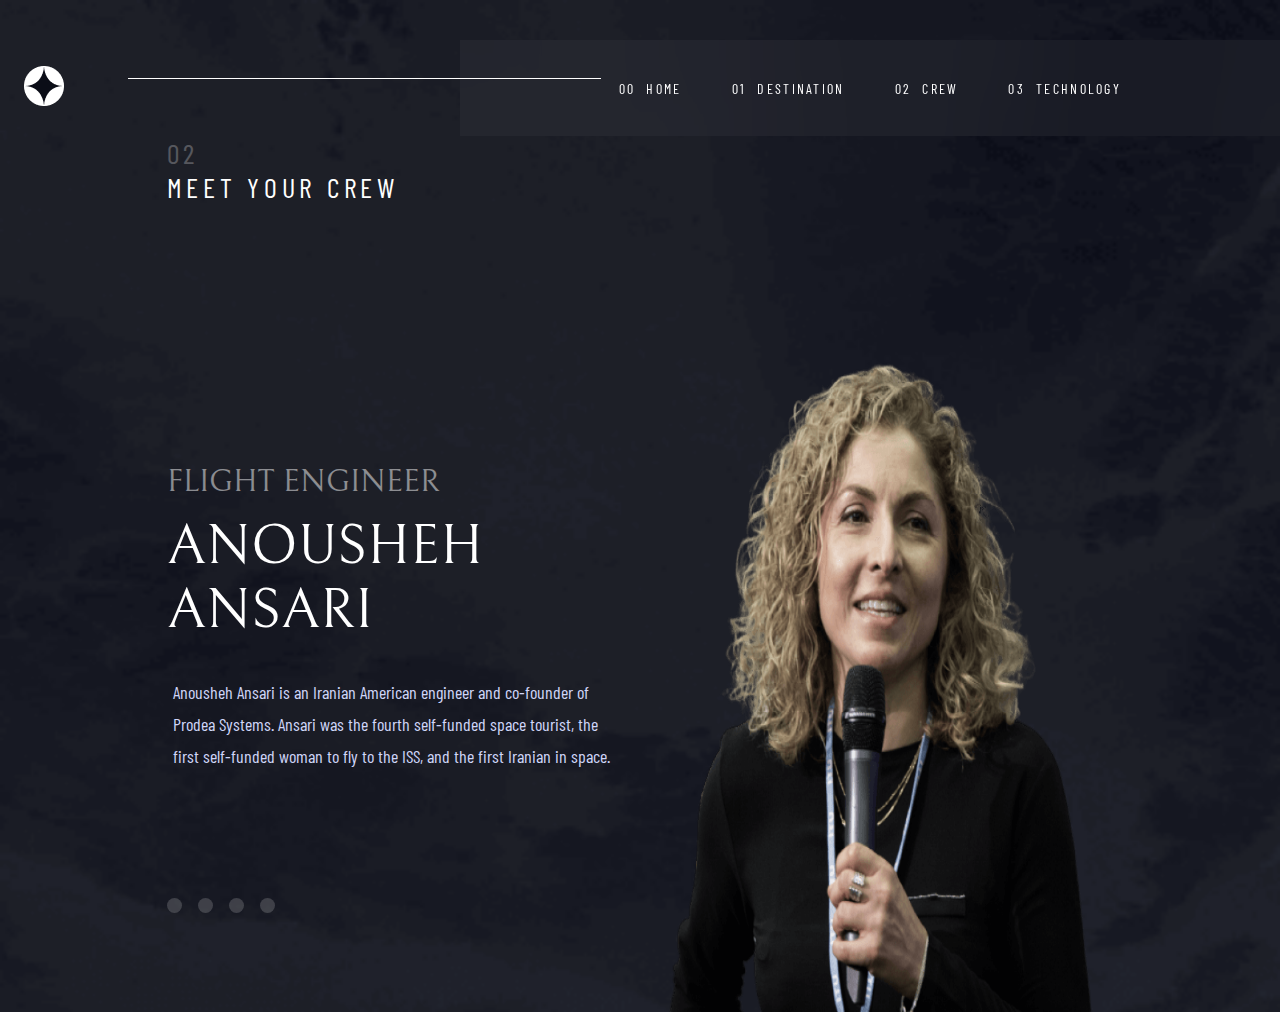
<file: crew/anousheh.html>
<!DOCTYPE html>
<html lang="en">

<head>
    <meta charset="UTF-8">
    <meta http-equiv="X-UA-Compatible" content="IE=edge">
    <meta name="viewport" content="width=device-width, initial-scale=1.0">
    <title>SPACE_PRO_CREW_D</title>
    <link rel="stylesheet" href="../header.css">
    <link rel="stylesheet" href="./index.css">
    <style>

    </style>
</head>

<body>

    <header class="page-header">
        <div class="logo-container">
            <img class="icon1" src="../assets/Icon1.png" alt="">
        </div>
        <span class="nav-line"></span>
        <nav class="navigation">
            <ul class="lg-menu-content">
                <li>
                    <a href="../index.html">
                        <span class="num">00</span><span>HOME</span>
                    </a>
                </li>
                <li>
                    <a href="../destination/moon.html" target="_top">
                        <span class="num">01</span><span>DESTINATION</span>
                    </a>
                </li>
                <li>
                    <a href="./douglas.html" target="_top">
                        <span class="num">02</span><span>CREW</span>
                    </a>
                </li>
                <li>
                    <a href="../technology/launch.html" target="_top">
                        <span class="num">03</span><span>TECHNOLOGY</span>
                    </a>
                </li>
            </ul>
            <img src="../assets/icon2.png" class="icon2">
        </nav>
    </header>



    <main>

        <div class="first">
            <span class="faint">02</span>
            MEET YOUR CREW
        </div>

        <div class="container">

            <div class="image-container">
                <img src="../assets/anousheh.png" alt="anousheh" class="image">

                <img src="../assets2/anousheh.png" alt="anousheh2" class="image2">

                <img src="../assets3/anousheh.png" alt="anousheh3" class="image3">
            </div>

            <div class="content">


                <nav class="navigator">

                    <ul class="link-container">

                        <li class="link">

                            <a href="./douglas.html" target="_top"></a>
                        </li>

                        <li class="link">

                            <a href="./mark.html" target="_top"></a>
                        </li>

                        <li class="link">
                            <a href="./victor.html" target="_top"></a>

                        </li>

                        <li class="link">
                            <a href="./anousheh.html" target="_top"></a>
                        </li>

                    </ul>
                </nav>


               <div class="nnaeeh">
                <div class="foot">
                    <h3 class="text1">FLIGHT ENGINEER</h3>
                    <h1 class="text2">ANOUSHEH ANSARI</h1>
                </div>

                <div class="fooot">
                    <p class="text3">Anousheh Ansari is an Iranian American engineer and co-founder of Prodea Systems.
                        Ansari
                        was the fourth self-funded space tourist, the first self-funded woman to fly to the ISS, and the
                        first
                        Iranian in space. </p>
                </div>
               </div>

            </div>
        </div>
    </main>
</body>

</html>
</file>
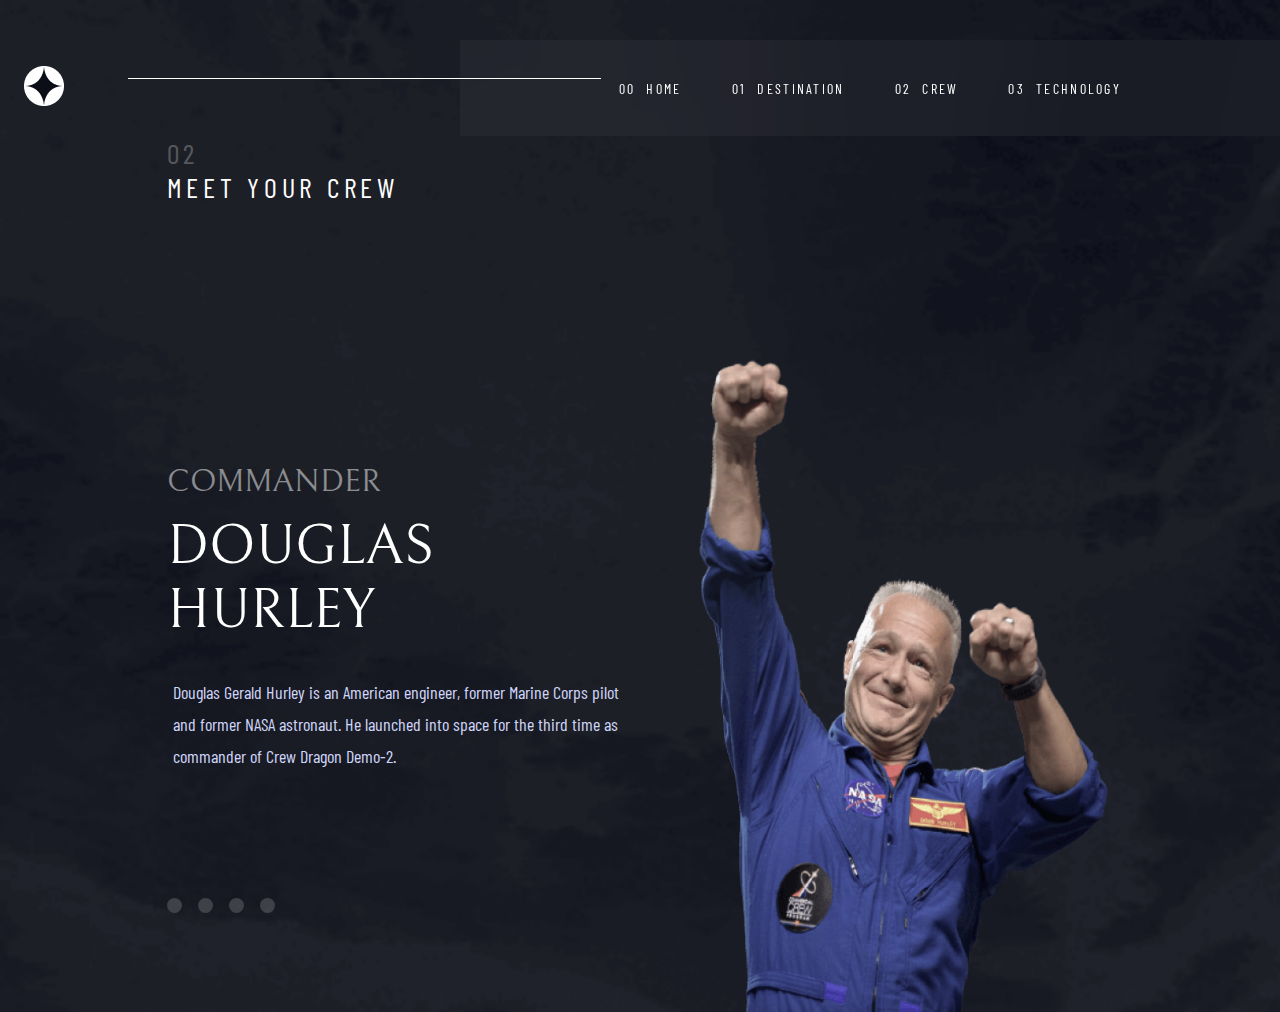
<file: crew/douglas.html>
<!DOCTYPE html>
<html lang="en">

<head>
    <meta charset="UTF-8">
    <meta http-equiv="X-UA-Compatible" content="IE=edge">
    <meta name="viewport" content="width=device-width, initial-scale=1.0">
    <title>SPACE_PRO_CREW_A</title>
    <link rel="stylesheet" href="../header.css">
    <link rel="stylesheet" href="./index.css">
    <style>

    </style>
</head>

<body>

    <header class="page-header">
        <div class="logo-container">
            <img class="icon1" src="../assets/Icon1.png" alt="">
        </div>
        <span class="nav-line"></span>
        <nav class="navigation">
            <ul class="lg-menu-content">
                <li>
                    <a href="../index.html">
                        <span class="num">00</span><span>HOME</span>
                    </a>
                </li>
                <li>
                    <a href="../destination/moon.html" target="_top">
                        <span class="num">01</span><span>DESTINATION</span>
                    </a>
                </li>
                <li>
                    <a href="./douglas.html" target="_top">
                        <span class="num">02</span><span>CREW</span>
                    </a>
                </li>
                <li>
                    <a href="../technology/launch.html" target="_top">
                        <span class="num">03</span><span>TECHNOLOGY</span>
                    </a>
                </li>
            </ul>
            <img src="../assets/icon2.png" class="icon2">
        </nav>
    </header>


    <main>


        <div class="first">
            <span class="faint">02</span>
            MEET YOUR CREW
        </div>

        <div class="container">

            <div class="image-container">
                <img src="../assets/douglas.png" alt="douglas" class="image">

                <img src="../assets2/douglas.png" alt="douglas2" class="image2">
            
                <img src="../assets3/douglas.png" alt="douglas3" class="image3">
            </div>
            <div class="content">

                <nav class="navigator">

                    <ul class="link-container">

                        <li class="link">

                            <a href="./douglas.html" target="_top"></a>
                        </li>

                        <li class="link">

                            <a href="./mark.html" target="_top"></a>
                        </li>

                        <li class="link">
                            <a href="./victor.html" target="_top"></a>

                        </li>

                        <li class="link">
                            <a href="./anousheh.html" target="_top"></a>
                        </li>

                    </ul>
                </nav>


               <div class="nnaeeh">
                <div class="foot">
                    <h3 class="text1">COMMANDER</h3>
                    <h1 class="text2">DOUGLAS HURLEY</h1>
                </div>
                <div class="fooot">
                    <p class="text3">Douglas Gerald Hurley is an American engineer, former Marine Corps pilot and former
                        NASA
                        astronaut. He launched into space for the third time as commander of Crew Dragon Demo-2.</p>

                </div>
               </div>
            </div>
        </div>
    </main>
</body>

</html>
</file>
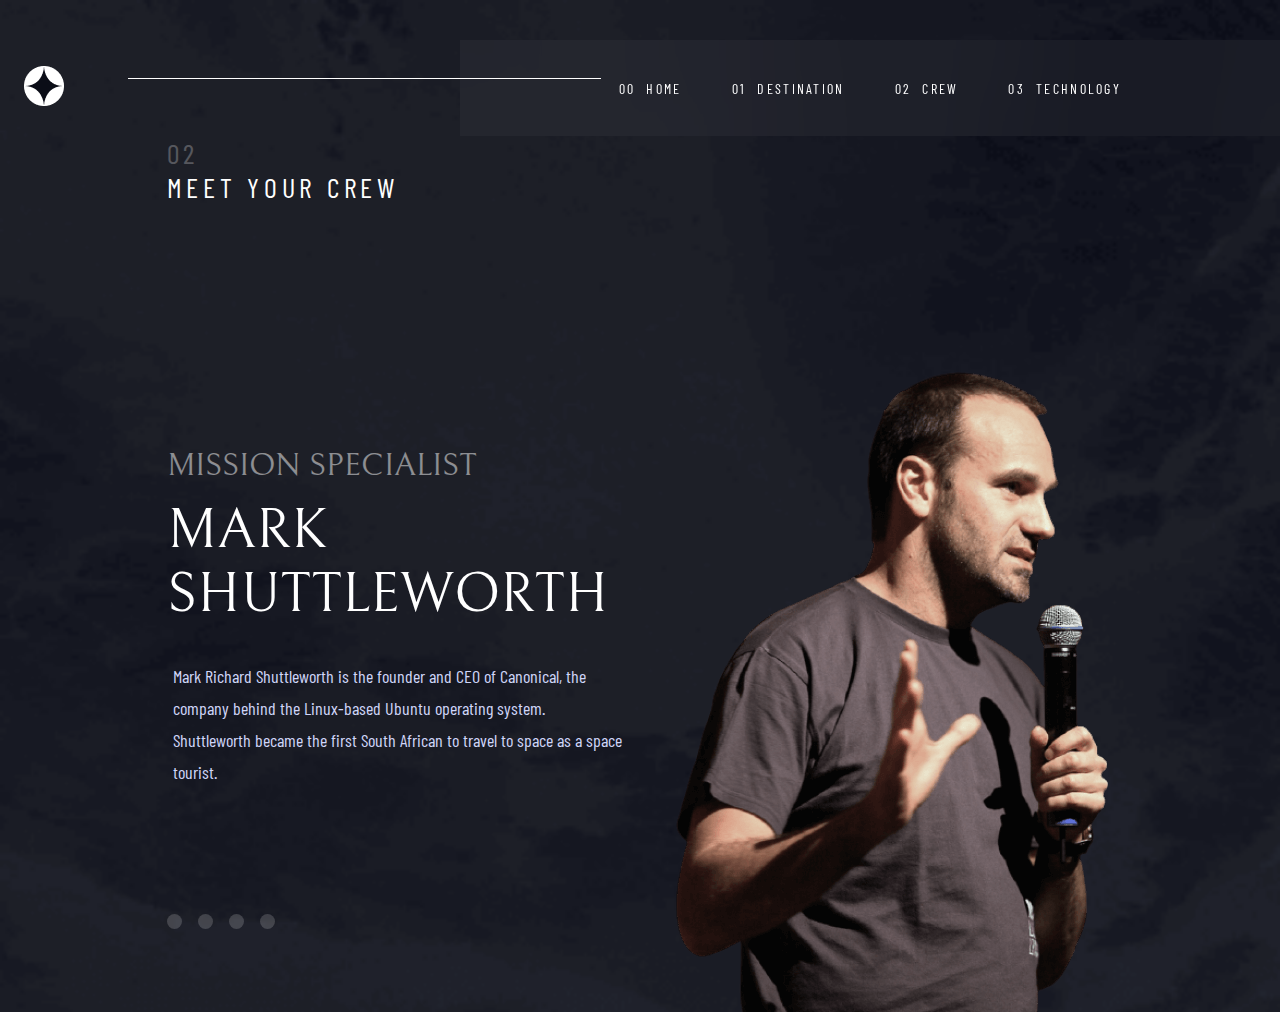
<file: crew/mark.html>
<!DOCTYPE html>
<html lang="en">

<head>
    <meta charset="UTF-8">
    <meta http-equiv="X-UA-Compatible" content="IE=edge">
    <meta name="viewport" content="width=device-width, initial-scale=1.0">
    <title>SPACE_PRO_CREW_B</title>
    <link rel="stylesheet" href="../header.css">
    <link rel="stylesheet" href="./index.css">
    <style>

    </style>
</head>

<body>

    <header class="page-header">
        <div class="logo-container">
            <img class="icon1" src="../assets/Icon1.png" alt="">
        </div>
        <span class="nav-line"></span>
        <nav class="navigation">
            <ul class="lg-menu-content">
                <li>
                    <a href="../index.html">
                        <span class="num">00</span><span>HOME</span>
                    </a>
                </li>
                <li>
                    <a href="../destination/moon.html" target="_top">
                        <span class="num">01</span><span>DESTINATION</span>
                    </a>
                </li>
                <li>
                    <a href="./douglas.html" target="_top">
                        <span class="num">02</span><span>CREW</span>
                    </a>
                </li>
                <li>
                    <a href="../technology/launch.html" target="_top">
                        <span class="num">03</span><span>TECHNOLOGY</span>
                    </a>
                </li>
            </ul>
            <img src="../assets/icon2.png" class="icon2">
        </nav>
    </header>



    <main>
        
        <div class="first">
            <span class="faint">02</span>
            MEET YOUR CREW
        </div>

        <div class="container">

            <div class="image-container">
                <img src="../assets/mark.png" alt="mark" class="image">

                <img src="../assets2/mark.png" alt="mark2" class="image2">
            
             <img src="../assets3/mark.png" alt="mark3" class="image3">   
            </div>
    
            <div class="content">
    

                <nav class="navigator">

                    <ul class="link-container">

                        <li class="link">

                            <a href="./douglas.html" target="_top"></a>
                        </li>

                        <li class="link">

                            <a href="./mark.html" target="_top"></a>
                        </li>

                        <li class="link">
                            <a href="./victor.html" target="_top"></a>

                        </li>
                        
                        <li class="link">
                            <a href="./anousheh.html" target="_top"></a>
                        </li>

                    </ul>
                </nav>

                
               <div class="nnaeeh">
                <div class="foot">
                    <h3 class="text1">MISSION SPECIALIST</h3>
                    <h1 class="text2">MARK SHUTTLEWORTH</h1>
                   </div>
    
                   <div class="fooot">
                    <p class="text3">Mark Richard Shuttleworth is the founder and CEO of Canonical, the company behind the Linux-based Ubuntu operating system. Shuttleworth became the first South African to travel to space as a space tourist.</p>
                   </div>
    
               </div>
            </div>
        </div>
    </main>
</body>

</html>
</file>
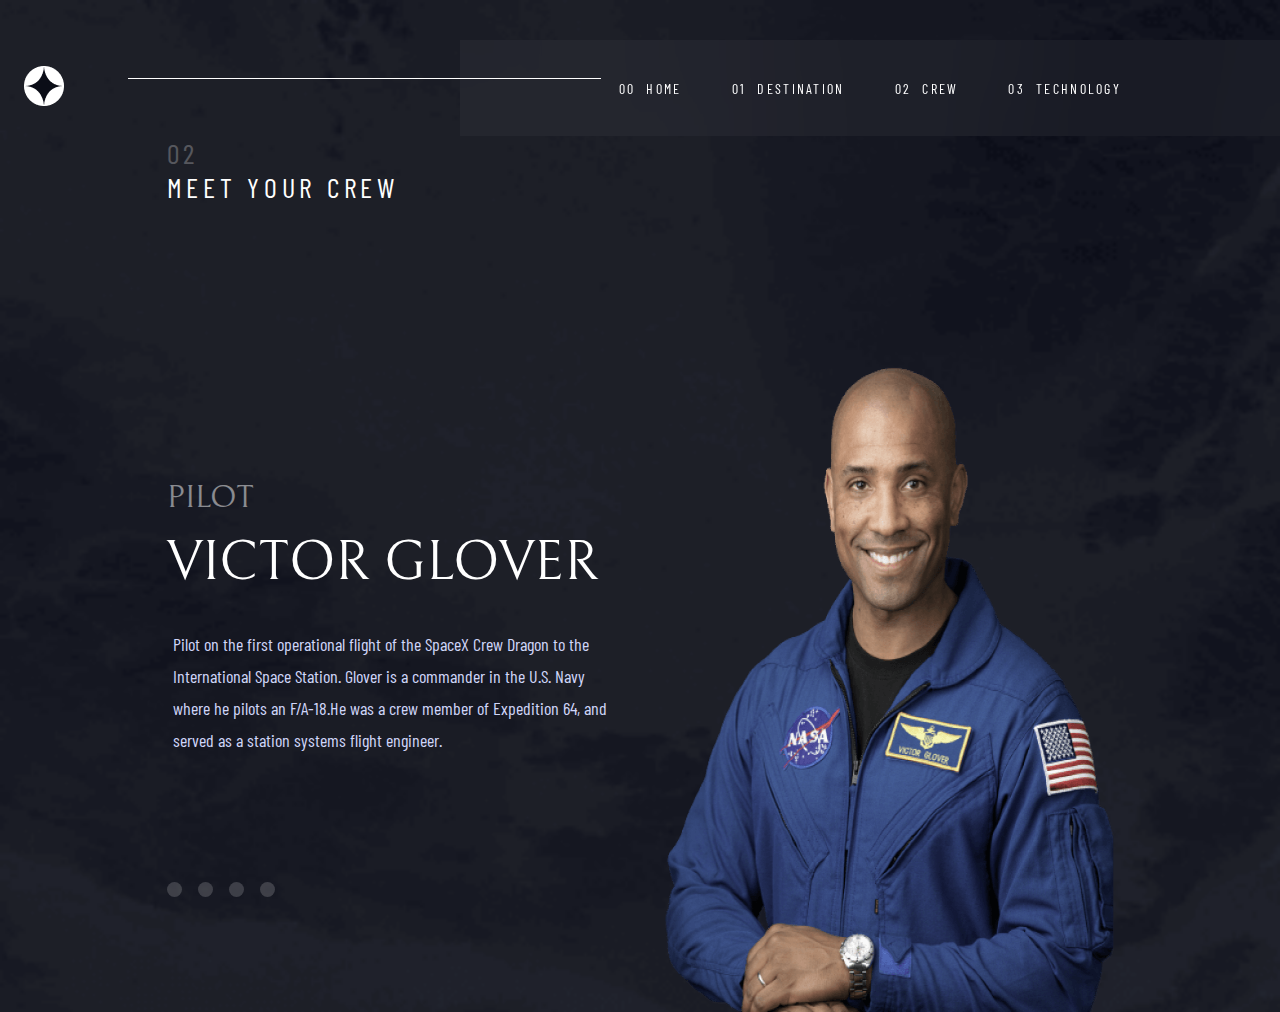
<file: crew/victor.html>
<!DOCTYPE html>
<html lang="en">

<head>
    <meta charset="UTF-8">
    <meta http-equiv="X-UA-Compatible" content="IE=edge">
    <meta name="viewport" content="width=device-width, initial-scale=1.0">
    <title>SPACE_PRO_CREW_C</title>
    <link rel="stylesheet" href="../header.css">
    <link rel="stylesheet" href="./index.css">
    <style>

    </style>
</head>

<body>


    <header class="page-header">
        <div class="logo-container">
            <img class="icon1" src="../assets/Icon1.png" alt="">
        </div>
        <span class="nav-line"></span>
        <nav class="navigation">
            <ul class="lg-menu-content">
                <li>
                    <a href="../index.html">
                        <span class="num">00</span><span>HOME</span>
                    </a>
                </li>
                <li>
                    <a href="../destination/moon.html" target="_top">
                        <span class="num">01</span><span>DESTINATION</span>
                    </a>
                </li>
                <li>
                    <a href="./douglas.html" target="_top">
                        <span class="num">02</span><span>CREW</span>
                    </a>
                </li>
                <li>
                    <a href="../technology/launch.html" target="_top">
                        <span class="num">03</span><span>TECHNOLOGY</span>
                    </a>
                </li>
            </ul>
            <img src="../assets/icon2.png" class="icon2">
        </nav>
    </header>



    <main>

        <div class="first">
            <span class="faint">02</span>
            MEET YOUR CREW
        </div>

        <div class="container">

            <div class="image-container">
                <img src="../assets/victor.png" alt="victor" class="image">

                <img src="../assets2/victor.png" alt="victor2" class="image2">
            
                <img src="../assets3/victor.png" alt="victor3" class="image3">
            </div>

            <div class="content">


                <nav class="navigator">

                    <ul class="link-container">

                        <li class="link">

                            <a href="./douglas.html" target="_top"></a>
                        </li>

                        <li class="link">

                            <a href="./mark.html" target="_top"></a>
                        </li>

                        <li class="link">
                            <a href="./victor.html" target="_top"></a>

                        </li>

                        <li class="link">
                            <a href="./anousheh.html" target="_top"></a>
                        </li>

                    </ul>
                </nav>

                <div class="nnaeeh">
                    
                    <div class="foot">
                        <h3 class="text1">PILOT</h3>
                        <h1 class="text2">VICTOR GLOVER</h1>

                    </div>
                    <div class="fooot">
                        <p class="text3">Pilot on the first operational flight of the SpaceX Crew Dragon to the
                            International
                            Space
                            Station. Glover is a commander in the U.S. Navy where he pilots an F/A-18.He was a crew
                            member
                            of
                            Expedition 64, and served as a station systems flight engineer. </p>

                    </div>
                </div>
            </div>
        </div>
    </main>
</body>

</html>
</file>
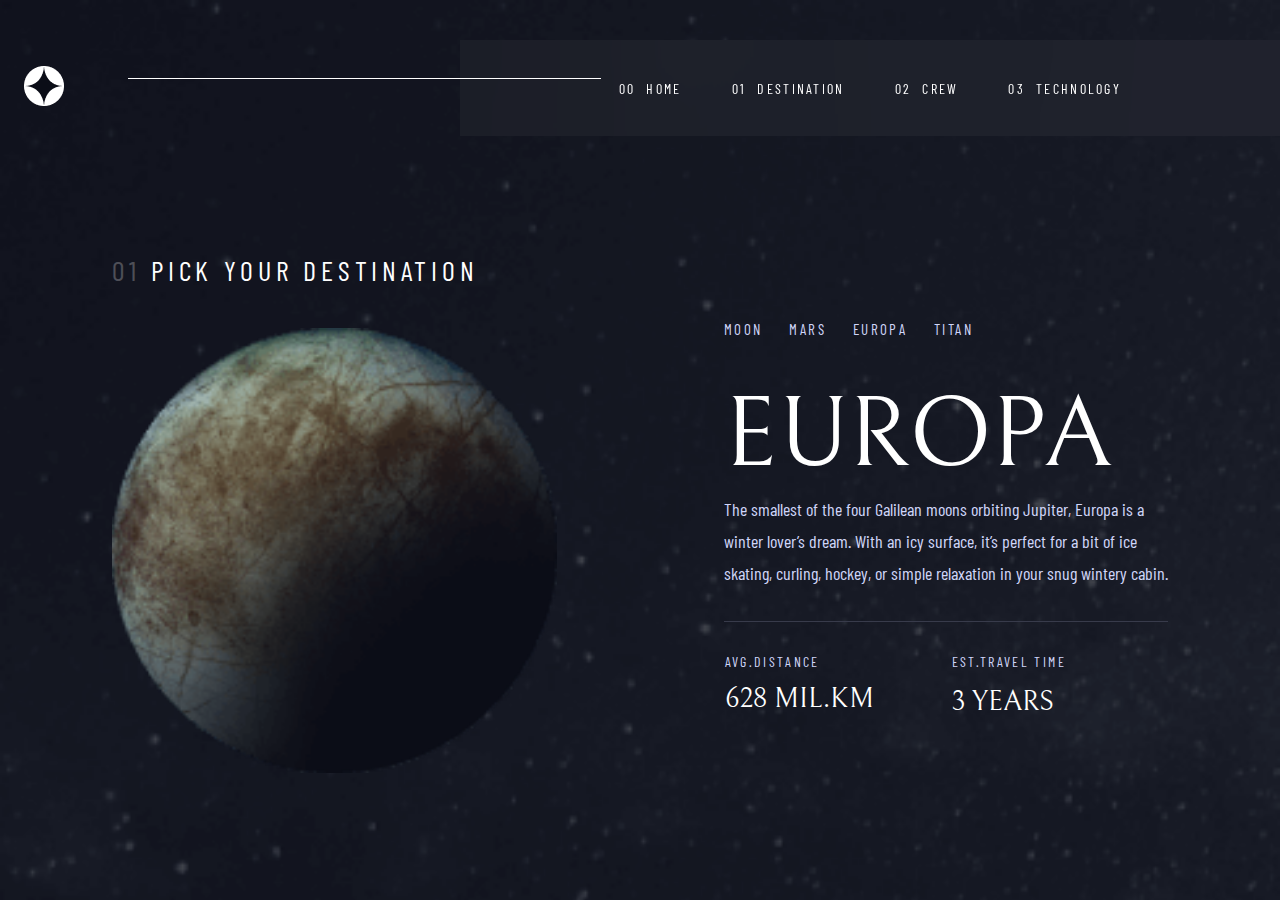
<file: destination/europa.html>
<!DOCTYPE html>
<html lang="en">

<head>
    <meta charset="UTF-8">
    <meta http-equiv="X-UA-Compatible" content="IE=edge">
    <meta name="viewport" content="width=device-width, initial-scale=1.0">
    <title>SPACE_PRO_DESTINATION_C</title>
    <link rel="stylesheet" href="../header.css">
    <link rel="stylesheet" href="./index.css">
    <style>
       
        
    </style>
</head>

<body>
    <header class="page-header">
        <div class="logo-container">
         <img class="icon1" src="../assets/Icon1.png" alt="">
        </div>
         <span class="nav-line"></span>
        <nav class="navigation">
         <ul class="lg-menu-content">
             <li>
                 <a href="../index.html" >
                     <span class="num">00</span><span>HOME</span>
                 </a>
             </li>
             <li>
                 <a href="./moon.html" target="_top">
                     <span class="num">01</span><span>DESTINATION</span>
                 </a>
             </li>
             <li>
                 <a href="../crew/douglas.html" target="_top">
                     <span class="num">02</span><span>CREW</span>
                 </a>
             </li>
             <li>
                 <a href="../technology/launch.html" target="_top">
                     <span class="num">03</span><span>TECHNOLOGY</span>
                 </a>
             </li>
         </ul>
         <img src="../assets/icon2.png" class="icon2">
        </nav>
    </header>
    
    
    <main>




     <div class="container">

        <div class="first">
           <p class="paragraph1">
            <span class="faint">01</span>
            PICK YOUR DESTINATION
           </p>
        </div>

       <div class="image-container">
        <img src="../assets/europa.png" alt="europa" class="planet">
       </div>

    </div>



    <div class="container2">

        <nav class="navigator">

            <ul class="content">
                
                <li class="link">
                    <a href="./moon.html" target="_top">MOON</a>
                </li>

                <li class="link">
                    <a href="./mars.html" target="_top">MARS</a>
                </li>

                <li class="link">
                    <a href="./europa.html" target="_top">EUROPA</a>
                </li>

                <li class="link">
                    <a href="./titan.html" target="_top">TITAN</a>
                </li>
            </ul>
    
          </nav>
    
            <div class="content1">
    
                <h1 class="inner">EUROPA</h1>
    
                <p class="text">The smallest of the four Galilean moons orbiting Jupiter, Europa is a winter lover’s dream. With an icy surface, it’s perfect for a bit of ice skating, curling, hockey, or simple relaxation in your snug wintery cabin.</p>
    
            </div>
    
            <span class="line"></span>
    
       <div class="foot">

        <div class="content2">
    
            <p class="text1">AVG.DISTANCE</p>

            <h3 class="text2">628 MIL.KM</h3>

        </div>

        <div class="content3">

            <p class="text1">EST.TRAVEL TIME</p>

            <h3 class="text2">3 YEARS</h3>

        </div>
       </div>
    
    </div>
    </main>
</body>

</html>
</file>
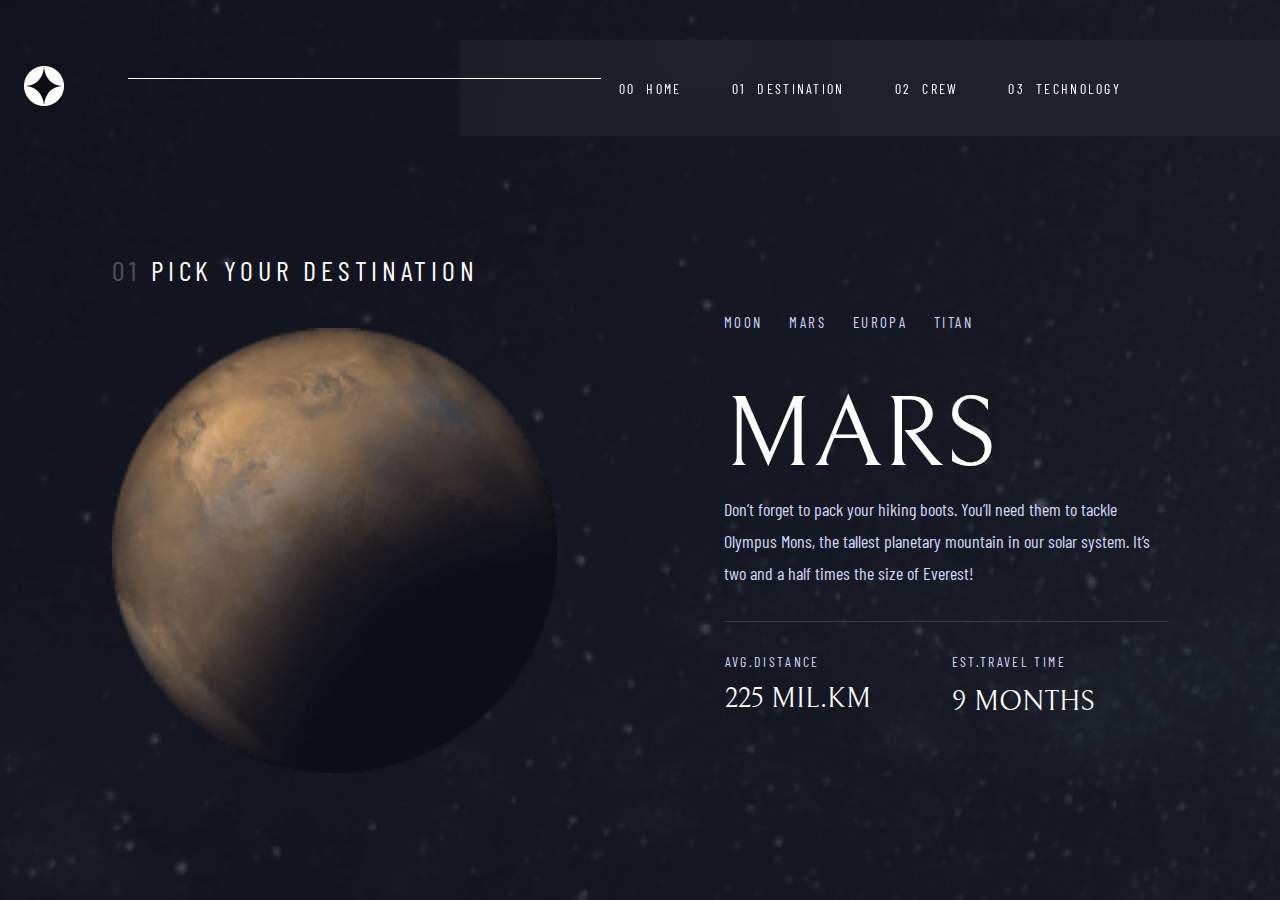
<file: destination/mars.html>
<!DOCTYPE html>
<html lang="en">

<head>
    <meta charset="UTF-8">
    <meta http-equiv="X-UA-Compatible" content="IE=edge">
    <meta name="viewport" content="width=device-width, initial-scale=1.0">
    <title>SPACE_PRO_DESTINATION_B</title>
    <link rel="stylesheet" href="../header.css">
    <link rel="stylesheet" href="./index.css">
    <style>
    </style>
</head>

<body>


    <header class="page-header">
        <div class="logo-container">
            <img class="icon1" src="../assets/Icon1.png" alt="">
        </div>
        <span class="nav-line"></span>
        <nav class="navigation">
            <ul class="lg-menu-content">
                <li>
                    <a href="../index.html" target="_top">
                        <span class="num">00</span><span>HOME</span>
                    </a>
                </li>
                <li>
                    <a href="./moon.html" target="_top">
                        <span class="num">01</span><span>DESTINATION</span>
                    </a>
                </li>
                <li>
                    <a href="../crew/douglas.html" target="_top">
                        <span class="num">02</span><span>CREW</span>
                    </a>
                </li>
                <li>
                    <a href="../technology/launch.html" target="_top">
                        <span class="num">03</span><span>TECHNOLOGY</span>
                    </a>
                </li>
            </ul>
            <img src="../assets/icon2.png" class="icon2">
        </nav>
    </header>


    <main>

        <div class="container">

            <div class="first">
                <p class="paragraph1">
                    <span class="faint">01</span>
                    PICK YOUR DESTINATION
                </p>
            </div>

            <div class="image-container">
                <img src="../assets/mars.png" alt="europa" class="planet">

            </div>
        </div>


        <div class="container2">

            <nav class="navigator">

                <ul class="content">

                    <li>
                        <a href="./moon.html" target="_top">MOON</a>
                    </li>

                    <li>
                        <a href="./mars.html" target="_top">MARS</a>
                    </li>

                    <li>
                        <a href="./europa.html" target="_top">EUROPA</a>
                    </li>

                    <li>
                        <a href="./titan.html" target="_top">TITAN</a>
                    </li>
                </ul>

            </nav>


            <div class="content1">

                <h1 class="inner">MARS</h1>

                <p class="text">Don’t forget to pack your hiking boots. You’ll need them to tackle Olympus Mons, the
                    tallest
                    planetary mountain in our solar system. It’s two and a half times the size of Everest!</p>

            </div>

            <span class="line"></span>

            <div class="foot">
                <div class="content2">

                    <p class="text1">AVG.DISTANCE</p>

                    <h3 class="text2">225 MIL.KM</h3>

                </div>

                <div class="content3">

                    <p class="text1">EST.TRAVEL TIME</p>

                    <h3 class="text2">9 MONTHS</h3>

                </div>
            </div>
        </div>
    </main>
</body>

</html>
</file>
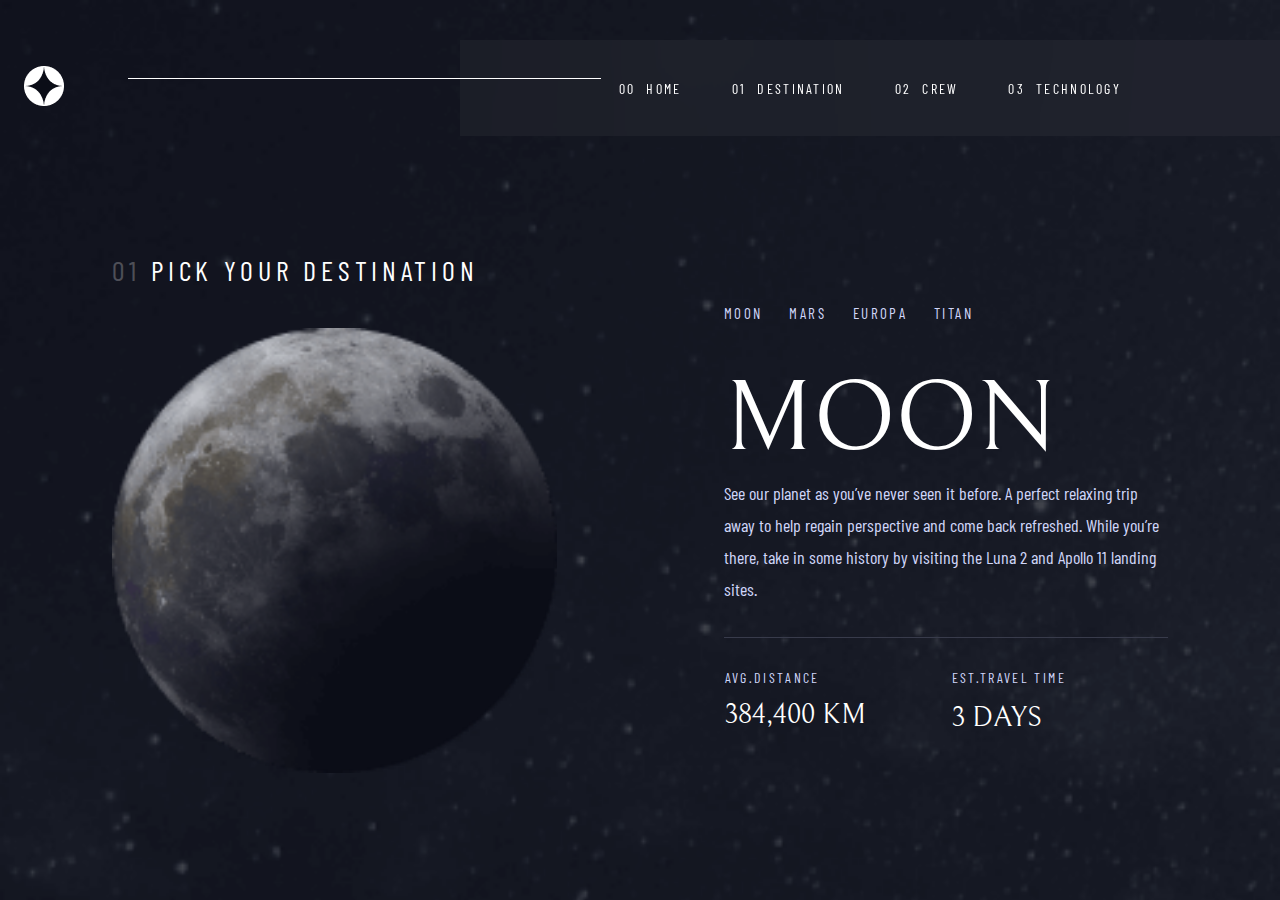
<file: destination/moon.html>
<!DOCTYPE html>
<html lang="en">

<head>
    <meta charset="UTF-8">
    <meta http-equiv="X-UA-Compatible" content="IE=edge">
    <meta name="viewport" content="width=device-width, initial-scale=1.0">
    <title>SPACE_PRO_DESTINATION_A</title>
    <link rel="stylesheet" href="../header.css">
    <link rel="stylesheet" href="./index.css">
    <style>
    </style>
</head>

<body>


    <header class="page-header">
        <div class="logo-container">
            <img class="icon1" src="../assets/Icon1.png" alt="">
        </div>
        <span class="nav-line"></span>
        <nav class="navigation">
            <ul class="lg-menu-content">
                <li>
                    <a href="../index.html">
                        <span class="num">00</span><span>HOME</span>
                    </a>
                </li>
                <li>
                    <a href="./moon.html">
                        <span class="num">01</span><span>DESTINATION
                    </a>
                </li>
                <li>
                    <a href="../crew/douglas.html">
                        <span class="num">02</span><span>CREW</span>
                    </a>
                </li>
                <li>
                    <a href="../technology/launch.html">
                        <span class="num">03</span><span>TECHNOLOGY</span>
                    </a>
                </li>
            </ul>
            <img src="../assets/icon2.png" class="icon2">
        </nav>
    </header>


    <main>
        <div class="container">

            <div class="first">
                <p class="paragraph1">
                    <span class="faint">01</span>
                    PICK YOUR DESTINATION
                </p>
            </div>

            <div class="image-container">
                <img src="../assets/moon.png" alt="europa" class="planet">

            </div>

        </div>


        
        <div class="container2">
            
            <nav class="navigator">

                <ul class="content">

                    <li class="link">
                        <a href="./moon.html" target="_top">MOON</a>
                    </li>

                    <li class="link">
                        <a href="./mars.html" target="_top">MARS</a>
                    </li>

                    <li class="link">
                        <a href="./europa.html" target="_top">EUROPA</a>
                    </li>

                    <li class="link">
                        <a href="./titan.html" target="_top">TITAN</a>
                    </li>
                </ul>
              </nav>


            <div class="content1">

                <h1 class="inner">MOON</h1>

                <p class="text">See our planet as you’ve never seen it before. A perfect relaxing trip away to help
                    regain
                    perspective and come back refreshed. While you’re there, take in some history by visiting the Luna 2
                    and
                    Apollo 11 landing sites.</p>

            </div>

            <span class="line"></span>

          <div class="foot">
            <div class="content2">

                <p class="text1">AVG.DISTANCE</p>

                <h3 class="text2">384,400 KM</h3>

            </div>

            <div class="content3">

                <p class="text1">EST.TRAVEL TIME</p>

                <h3 class="text2">3 DAYS</h3>

            </div>
          </div>
        </div>

    </main>
</body>

</html>
</file>
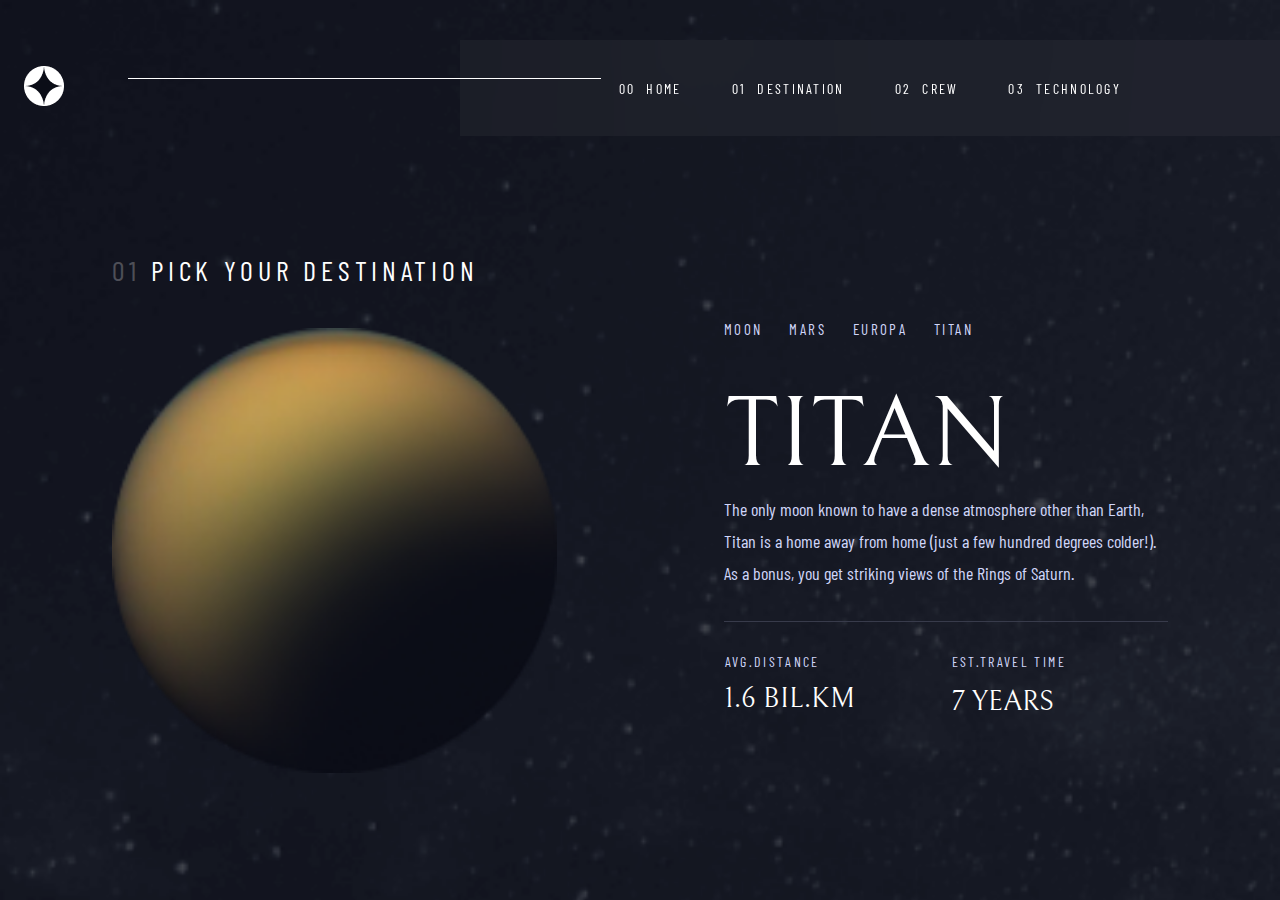
<file: destination/titan.html>
<!DOCTYPE html>
<html lang="en">

<head>
    <meta charset="UTF-8">
    <meta http-equiv="X-UA-Compatible" content="IE=edge">
    <meta name="viewport" content="width=device-width, initial-scale=1.0">
    <title>SPACE_PRO_DESTINATION_D</title>
    <link rel="stylesheet" href="../header.css">
    <link rel="stylesheet" href="./index.css">
    <style>
    </style>
</head>

<body>


    <header class="page-header">
        <div class="logo-container">
            <img class="icon1" src="../assets/Icon1.png" alt="">
        </div>
        <span class="nav-line"></span>
        <nav class="navigation">
            <ul class="lg-menu-content">
                <li>
                    <a href="../index.html" target="_top">
                        <span class="num">00</span><span>HOME</span>
                    </a>
                </li>
                <li>
                    <a href="./moon.html" target="_top">
                        <span class="num">01</span><span>DESTINATION</span>
                    </a>
                </li>
                <li>
                    <a href="../crew/douglas.html" target="_top">
                        <span class="num">02</span><span>CREW</span>
                    </a>
                </li>
                <li>
                    <a href="../technology/launch.html" target="_top">
                        <span class="num">03</span><span>TECHNOLOGY</span>
                    </a>
                </li>
            </ul>
            <img src="../assets/icon2.png" class="icon2">
        </nav>
    </header>


    <main>

        <div class="container">

            <div class="first">
                <p class="paragraph1">
                    <span class="faint">01</span>
                    PICK YOUR DESTINATION
                </p>
            </div>

           <div class="image-container">
            <img src="../assets/titan.png" alt="europa" class="planet">

           </div>

        </div>


        <div class="container2">

            <nav class="navigator">

                <ul class="content">

                    <li class="link">
                        <a href="./moon.html" target="_top">MOON</a>
                    </li>

                    <li class="link">
                        <a href="./mars.html" target="_top">MARS</a>
                    </li>

                    <li class="link">
                        <a href="./europa.html" target="_top">EUROPA</a>
                    </li>

                    <li class="link">
                        <a href="./titan.html" target="_top">TITAN</a>
                    </li>
                </ul>

            </nav>


            <div class="content1">

                <h1 class="inner">TITAN</h1>

                <p class="text">The only moon known to have a dense atmosphere other than Earth, Titan is a home away
                    from
                    home (just a few hundred degrees colder!). As a bonus, you get striking views of the Rings of
                    Saturn.
                </p>

            </div>

            <span class="line"></span>
    
           <div class="foot">
            
            <div class="content2">

                <p class="text1">AVG.DISTANCE</p>

                <h3 class="text2">1.6 BIL.KM</h3>

            </div>

            <div class="content3">

                <p class="text1">EST.TRAVEL TIME</p>

                <h3 class="text2">7 YEARS</h3>

            </div>

           </div>
        </div>
    </main>
</body>

</html>
</file>
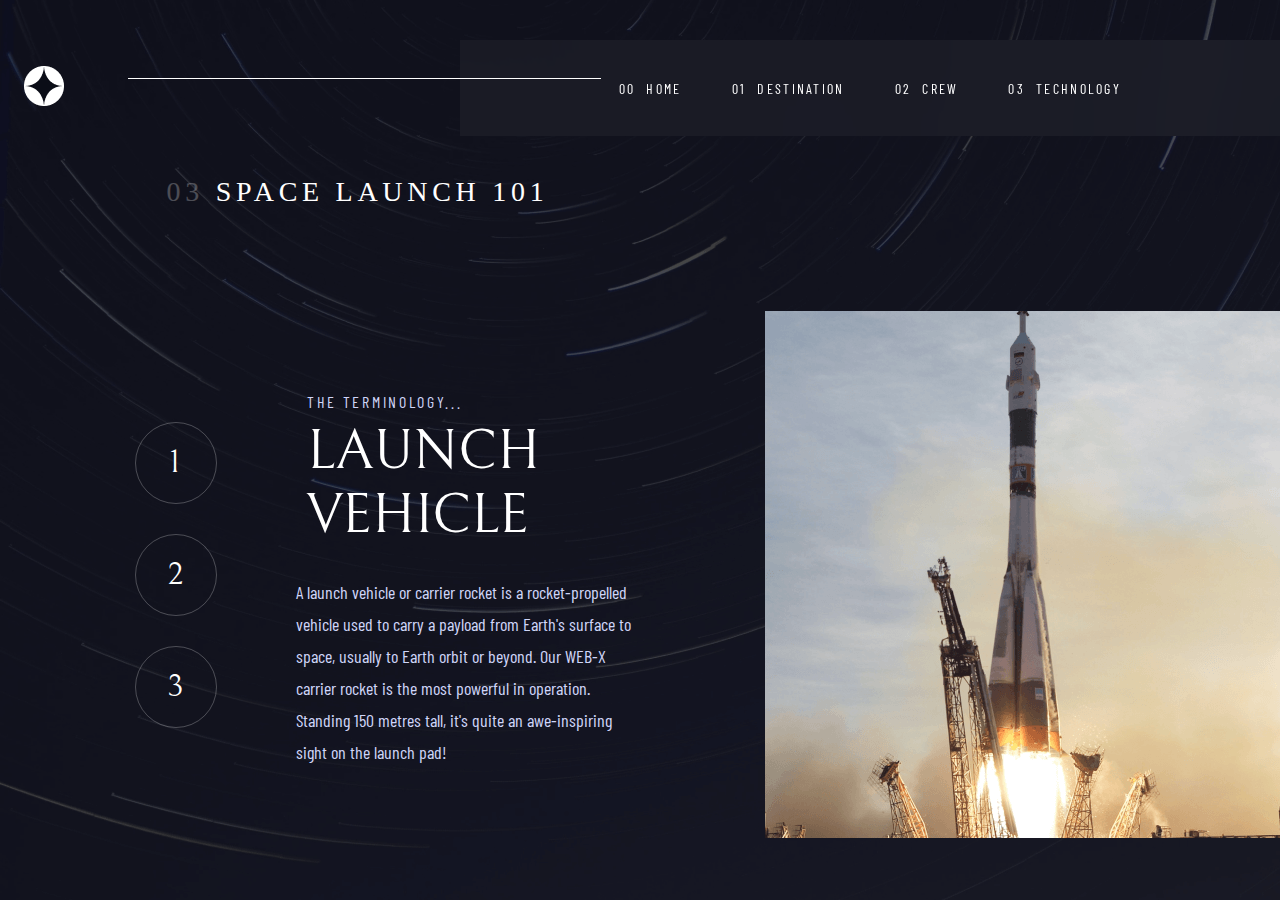
<file: technology/launch.html>
<!DOCTYPE html>
<html lang="en">

<head>
    <meta charset="UTF-8">
    <meta http-equiv="X-UA-Compatible" content="IE=edge">
    <meta name="viewport" content="width=device-width, initial-scale=1.0">
    <title>SPACE_PRO_TECHNOLOGY_A</title>
    <link rel="stylesheet" href="../header.css">
    <link rel="stylesheet" href="./index.css">
    <style>

    </style>
</head>

<body>

    <header class="page-header">
        <div class="logo-container">
            <img class="icon1" src="../assets/Icon1.png" alt="">
        </div>
        <span class="nav-line"></span>
        <nav class="navigation">
            <ul class="lg-menu-content">
                <li>
                    <a href="../index.html">
                        <span class="num">00</span><span>HOME</span>
                    </a>
                </li>
                <li>
                    <a href="../destination/moon.html" target="_top">
                        <span class="num">01</span><span>DESTINATION</span>
                    </a>
                </li>
                <li>
                    <a href="../crew/douglas.html" target="_top">
                        <span class="num">02</span><span>CREW</span>
                    </a>
                </li>
                <li>
                    <a href="./launch.html" target="_top">
                        <span class="num">03</span><span>TECHNOLOGY</span>
                    </a>
                </li>
            </ul>
            <img src="../assets/icon2.png" class="icon2">
        </nav>
    </header>


    <main>

        <div class="first">
            <p class="paragraph1">
                <span class="faint">03</span>
                SPACE LAUNCH 101
            </p>
        </div>


        <div class="container">

            <div class="image-container">
                <img src="../assets/rocket.png" alt="rocket" class="vehicle">

                <img src="../assets3/launch.png" alt="rocket2" class="vehicle2">
            </div>

            <div class="content">

                <nav class="navigator">
                    <a href="./launch.html" target="_top">1</a>

                    <a href="./spaceport.html" target="_top">2</a>

                    <a href="./spacecapsule.html" target="_top">3</a>

                </nav>

                <div class="content2">
                   
                    <div class="inner">
                        <h1 class="text1">THE TERMINOLOGY...</h1>

                        <h3 class="text2">LAUNCH VEHICLE</h3>
                    </div>

                    <p class="text3">A launch vehicle or carrier rocket is a rocket-propelled vehicle used to carry a
                        payload
                        from Earth's surface to space, usually to Earth orbit or beyond. Our WEB-X carrier rocket is the
                        most
                        powerful in operation. Standing 150 metres tall, it's quite an awe-inspiring sight on the launch
                        pad!
                    </p>
                </div>
            </div>
        </div>
    </main>
</body>

</html>
</file>
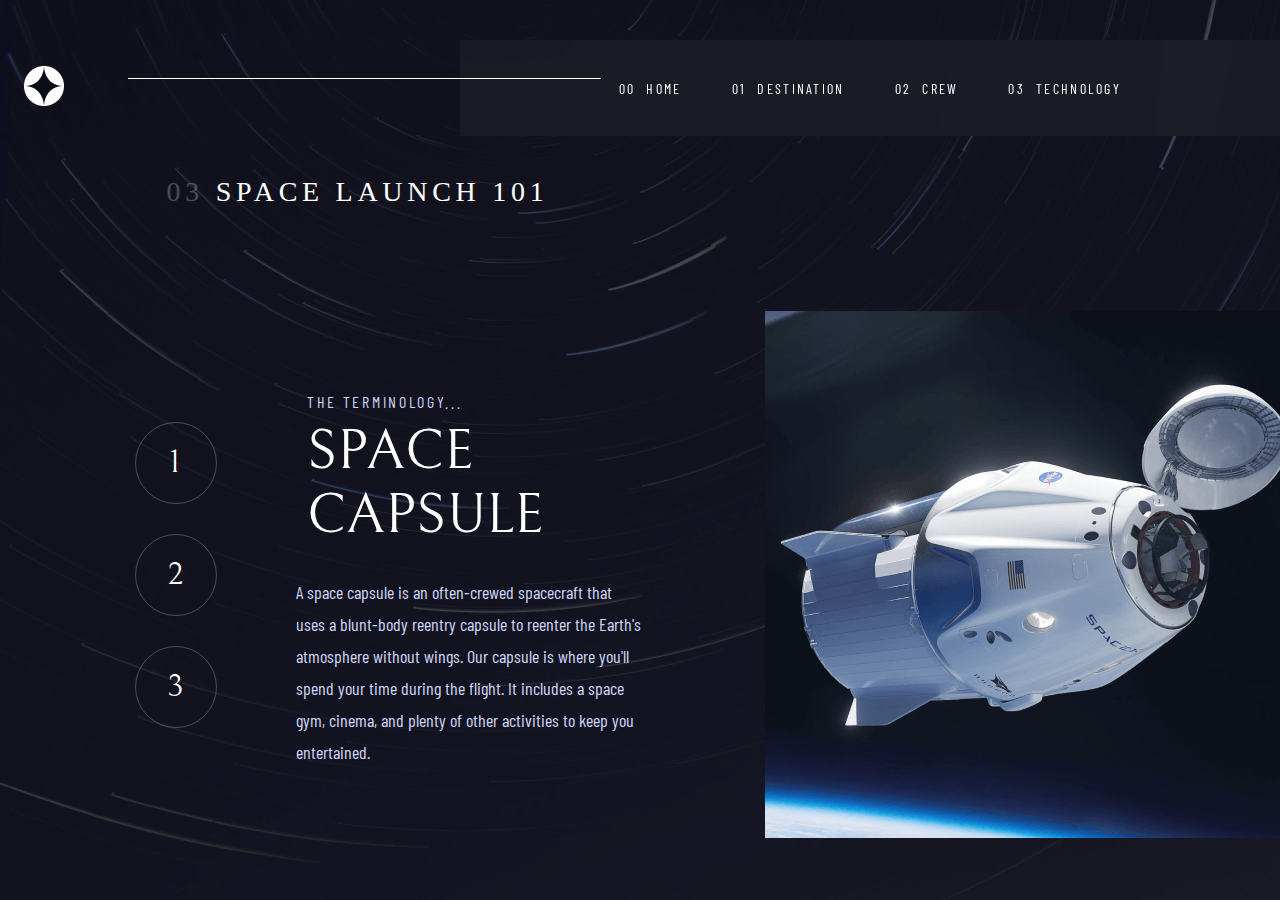
<file: technology/spacecapsule.html>
<!DOCTYPE html>
<html lang="en">

<head>
    <meta charset="UTF-8">
    <meta http-equiv="X-UA-Compatible" content="IE=edge">
    <meta name="viewport" content="width=device-width, initial-scale=1.0">
    <title>SPACE_PRO_TECHNOLOGY_C</title>
    <link rel="stylesheet" href="../header.css">
    <link rel="stylesheet" href="./index.css">
    <style>

    </style>
</head>

<body>

    <header class="page-header">
        <div class="logo-container">
            <img class="icon1" src="../assets/Icon1.png" alt="">
        </div>
        <span class="nav-line"></span>
        <nav class="navigation">
            <ul class="lg-menu-content">
                <li>
                    <a href="../index.html">
                        <span class="num">00</span><span>HOME</span>
                    </a>
                </li>
                <li>
                    <a href="../destination/moon.html" target="_top">
                        <span class="num">01</span><span>DESTINATION</span>
                    </a>
                </li>
                <li>
                    <a href="../crew/douglas.html" target="_top">
                        <span class="num">02</span><span>CREW</span>
                    </a>
                </li>
                <li>
                    <a href="./launch.html" target="_top">
                        <span class="num">03</span><span>TECHNOLOGY</span>
                    </a>
                </li>
            </ul>
            <img src="../assets/icon2.png" class="icon2">
        </nav>
    </header>



    <main>

        <div class="first">
            <p class="paragraph1">
                <span class="faint">03</span>
                SPACE LAUNCH 101
            </p>
        </div>


        <div class="container">

            <div class="image-container">

                <img src="../assets/capsule.png" alt="spacecapsule" class="vehicle">

                <img src="../assets3/spacecapsule.png" alt="spacecapsule2" class="vehicle2">
            </div>

            <div class="content">

                <nav class="navigator">
                    <a href="./launch.html" target="_top">1</a>

                    <a href="./spaceport.html" target="_top">2</a>

                    <a href="./spacecapsule.html" target="_top">3</a>

                </nav>

                <div class="content2">

                    <div class="inner">
                        <h1 class="text1">THE TERMINOLOGY...</h1>

                        <h3 class="text2">SPACE CAPSULE</h3>
                    </div>

                    <p class="text3">A space capsule is an often-crewed spacecraft that uses a blunt-body reentry
                        capsule to
                        reenter the Earth's atmosphere without wings. Our capsule is where you'll spend your time during
                        the
                        flight. It includes a space gym, cinema, and plenty of other activities to keep you entertained.
                    </p>
                </div>
            </div>
        </div>
    </main>
</body>

</html>
</file>
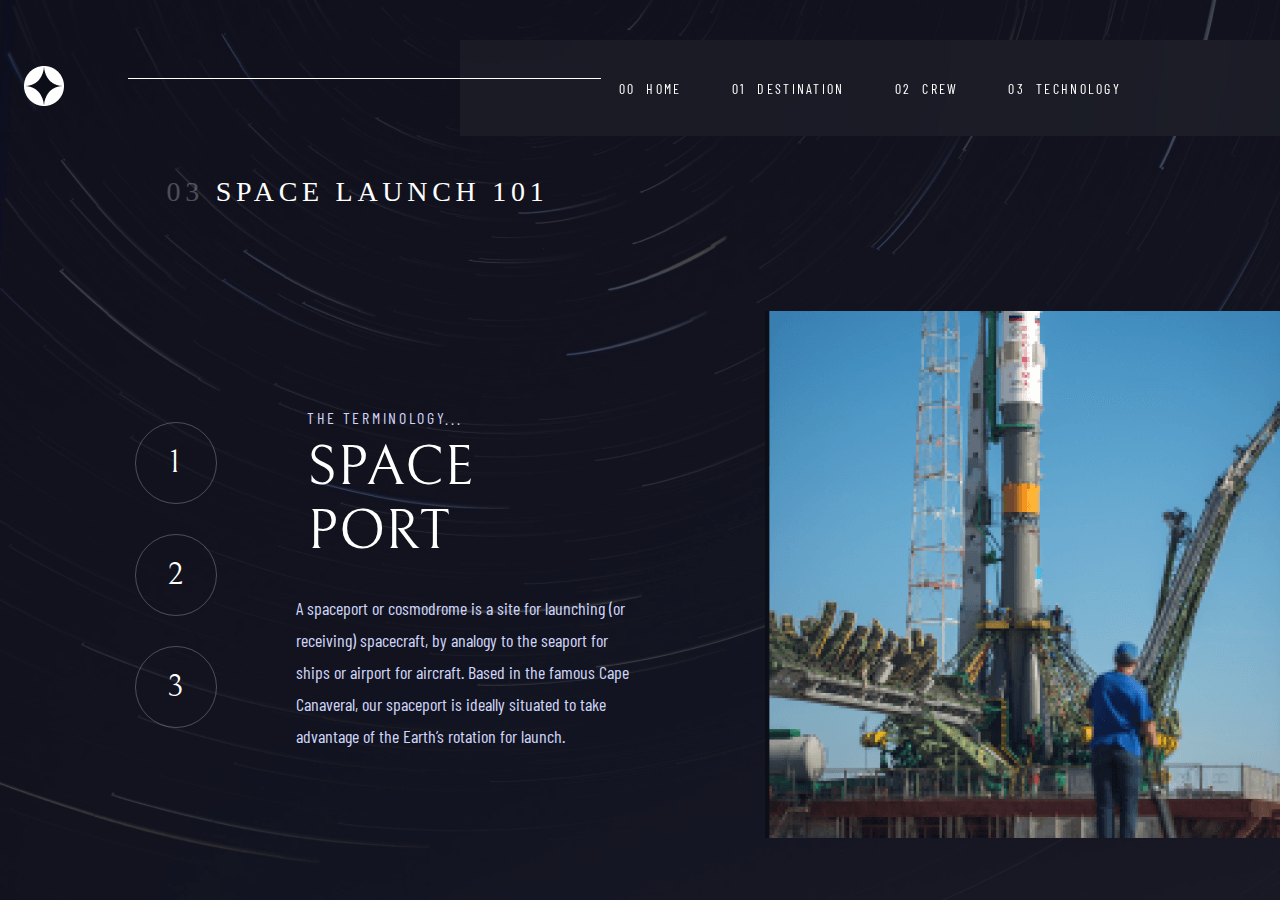
<file: technology/spaceport.html>
<!DOCTYPE html>
<html lang="en">

<head>
    <meta charset="UTF-8">
    <meta http-equiv="X-UA-Compatible" content="IE=edge">
    <meta name="viewport" content="width=device-width, initial-scale=1.0">
    <title>SPACE_PRO_TECHNOLOGY_B</title>
    <link rel="stylesheet" href="../header.css">
    <link rel="stylesheet" href="./index.css">
    <style>

    </style>
</head>

<body>

    <header class="page-header">
        <div class="logo-container">
            <img class="icon1" src="../assets/Icon1.png" alt="">
        </div>
        <span class="nav-line"></span>
        <nav class="navigation">
            <ul class="lg-menu-content">
                <li>
                    <a href="../index.html">
                        <span class="num">00</span><span>HOME</span>
                    </a>
                </li>
                <li>
                    <a href="../destination/moon.html" target="_top">
                        <span class="num">01</span><span>DESTINATION</span>
                    </a>
                </li>
                <li>
                    <a href="../crew/douglas.html" target="_top">
                        <span class="num">02</span><span>CREW</span>
                    </a>
                </li>
                <li>
                    <a href="./launch.html" target="_top">
                        <span class="num">03</span><span>TECHNOLOGY</span>
                    </a>
                </li>
            </ul>
            <img src="../assets/icon2.png" class="icon2">
        </nav>
    </header>

    <main>

        <div class="first">
            <p class="paragraph1">
                <span class="faint">03</span>
                SPACE LAUNCH 101
            </p>
        </div>

        <div class="container">

            <div class="image-container">

                <img src="../assets/port.png" alt="spaceport" class="vehicle">

                <img src="../assets3/spaceport.png" alt="spaceport2" class="vehicle2">
            </div>

            <div class="content">

                <nav class="navigator">

                    <a href="./launch.html" target="_top">1</a>


                    <a href="./spaceport.html" target="_top">2</a>


                    <a href="./spacecapsule.html" target="_top">3</a>
                </nav>

                <div class="content2">

                    <div class="inner">

                        <h3 class="text1">THE TERMINOLOGY...</h3>

                        <h1 class="text2">SPACE PORT</h1>
                    </div>

                    <p class="text3">A spaceport or cosmodrome is a site for launching (or receiving) spacecraft, by
                        analogy
                        to
                        the seaport for ships or airport for aircraft. Based in the famous Cape Canaveral, our spaceport
                        is
                        ideally situated to take advantage of the Earth’s rotation for launch.
                    </p>
                </div>
            </div>
        </div>
    </main>
</body>

</html>
</file>
<file: header.css>
*{
    box-sizing: border-box;
    padding: 0;
    margin: 0;
}

@font-face {
    font-family: Barlow;
    src: url("./fonts/BarlowCondensed-Regular.ttf");
}

:root{
    --lg-menu-color: rgba(255, 255, 255, 0.04);
    --lg-menu-blur: 40.7742px;
    --menu-color: white;
    --menu-font-size: 14px;
    --line-height: 17px;
    --font-weight: 400px;
    --letter-spacing:2.3025px;
    --menu-font-family: Barlow;
}

.page-header{
    display:flex;
    justify-content: space-between;
    padding:24px;
    align-items: center;
    position: relative;

}

.icon1{
    width: 40px;
    height: 40px;
}

.nav-line{
    display: none;
}

.navigation{
    display: flex;
    /* justify-content:spa ; */
}

.lg-menu-content{
    display: none;
}
.icon2{
    width: 24px;
    height: 21px;
    cursor: pointer;
}

@media screen and (min-width:768px) {
    
    .page-header{
        padding: 0;
        padding-left: 24px;
    }

    .icon2{
        display: none;
    }
    .lg-menu-content{
        width: 458px ;
        height: 96px;
        display: flex;
        backdrop-filter: blur( var(--lg-menu-blur));
        background-color: var(--lg-menu-color);
       justify-content: center;
       list-style: none;
       gap: 42px;
    }
    .lg-menu-content > li{
        height: 100%;
        position: relative;
        display: grid;
        place-items: center;
    }

    .lg-menu-content > li>a{
        color: var(--menu-color);
        text-decoration: none;
        font-size: var(--menu-font-size);
        letter-spacing: var(--letter-spacing);
        font-family: var(--menu-font-family);
        line-height: var(--line-height);
        display: flex;
        gap: 11px;
    }
    .num{
        display: none;
    }

    .lg-menu-content > li>a:focus::after{
        content: "";
        position: absolute;
        height: 3px;
        width: 100%;
        background-color: white;
        bottom: 0;
        left: 0;
    }
     .lg-menu-content > li>a:hover::after{
        content: "";
        position: absolute;
        height: 3px;
        width: 100%;
        background-color: gray;
        bottom: 0;
        left: 0;
    }

  
}

@media screen and (min-width: 1200px) {
    .page-header{
        padding-top:40px ;
    }
    .lg-menu-content{
        width: 820px;
        gap: 50px;
        font-size: 16px;
        line-height: 19px;
    }
    .num{
        display: block;
    }
    .nav-line{
        display: block;
        position: absolute;
        width: 473px;
        height: 1px;
        background-color: white;
        margin: auto;
        top: 15%;
        bottom: 0;
        left: 10%;
        z-index: 10;
      }
  }
</file>
<file: crew/index.css>
@font-face {
    font-family: Bellefair;
    src: url(../fonts/Bellefair-Regular.ttf);
}

@font-face {
    font-family: Barlow;
    src: url(../fonts/BarlowCondensed-Regular.ttf);
}

* {
    box-sizing: border-box;
    margin: 0;
    border: 0;
}

:root {
    --primary-color: #0B0D17;
    --text-colour: #D0D6F9;
    --link-colour: #FFFFFF;
    --heading: Bellefair;
    --head3font: 56px;
    --head4font: 32px;
    --sub-heading: Barlow;
    --head5font: 24px;
    --subhead1font: 28px;
    --subhead2font: 18px;
    --Navfont: 16px;
    --bodyfont: 15px;
    --font-weight: 400;
    --subhead3font: 14px;
}

body {
    background: url(../assets/mobile2.png) no-repeat;
    background-size: cover;
}

main {
    width: 100%;
    display: flex;
    flex-direction: column;
    justify-content: center;
    padding: 24px;
    gap: 32px;
    text-align: center;
}


.first {
    font-family: var(--sub-heading);
    font-size: 16px;
    font-weight: 400;
    line-height: 19px;
    letter-spacing: 2.700000047683716px;
    text-align: center;
    color: var(--link-colour);

}

.faint {
    color: var(--link-colour);
    opacity: 25%;
}

.container {
    width: 100%;
    display: flex;
    flex-direction: column;
    align-items: center;
    gap: 29px;
}

.image {
    width: 327px;
    height: 223px;
}

.image2 {
    display: none;
}

.image3{
    display: none;
}

.content {
    width: 100%;
    display: flex;
    flex-direction: column;
    justify-content: center;
    gap: 32px;
}

.navigator {
    height: 10px;
    position: relative;
    margin: auto;
}

.link-container {
    display: flex;
    flex-direction: row;
    align-items: center;
    gap: 16px;
    list-style: none;
}

.link {
    display: grid;
    height: 100%;
    place-items: center;
    position: relative;
}

.link>a {
    width: 10px;
    aspect-ratio: 1/1;
    border-radius: 50%;
    background-color: var(--link-colour);
    opacity: 17.44%;

}

.link>a:hover {
    width: 10px;
    aspect-ratio: 1/1;
    background-color: var(--link-colour);
    opacity: 50.01%;

}

.link>a:focus {
    width: 10px;
    aspect-ratio: 1/1;
    background-color: var(--link-colour);
}

.foot {
    display: flex;
    flex-direction: column;
    justify-content: center;
    gap: 8px;
}

.text1 {
    font-family: var(--heading);
    font-size: 16px;
    font-weight: 400;
    line-height: 18px;
    color: var(--link-colour);
    opacity: 49.52%;
}

.text2 {
    font-family: Bellefair;
    font-size: 24px;
    font-weight: 400;
    line-height: 28px;
    color: var(--link-colour);
}

.fooot {
    padding: 6px;
}

.text3 {
    font-family: Barlow;
    font-size: 15px;
    font-weight: 400;
    line-height: 25px;
    color: var(--text-colour);
    text-align: center;

}

@media screen and (min-width:760px) {

    main {
        display: flex;
        flex-direction: column;
        gap: 32px;
        padding: 0 38.5px;
    }

    .first {
        font-family: Barlow;
        font-size: 20px;
        font-weight: 400;
        line-height: 24px;
        letter-spacing: 3.375px;
        text-align: left;

    }

    .container {
        display: flex;
        flex-direction: column-reverse;
        justify-content: space-between;
        padding: 0 124px;
        /* gap: 80px; */
    }

    .image-container {
        position: relative;
        display: block;
        margin: auto;
        bottom: 0;
    }

    .image {
        display: none;
    }

    .image2 {
        display: block;
        width: 433.09px;
        height: 532px;
    }

    .content {
        display: flex;
        flex-direction: column-reverse;
        justify-content: center;
        gap: 32px;
    }

    .foot {
        gap: 8px;
    }

    .text1 {
        font-family: Bellefair;
        font-size: 24px;
        font-weight: 400;
        line-height: 28px;
    }

    .text2 {
        font-family: Bellefair;
        font-size: 40px;
        font-weight: 400;
        line-height: 46px;

    }

    .text3 {
        font-family: Barlow;
        font-size: 16px;
        font-weight: 400;
        line-height: 28px;

    }


}

@media screen and (min-width:1200px) {
    main {
        display: flex;
        flex-direction: column;
        justify-content: space-between;
        /* align-items: ; */
        gap: 154px;
        padding: 0 166.5px;
        text-align: left;
    }

    .first {
        display: flex;
        flex-direction: column;
        font-family: Barlow;
        font-size: 28px;
        font-weight: 400;
        line-height: 34px;
        letter-spacing: 4.73px;


    }

    .container {
        display: flex;
        flex-direction: row-reverse;
        justify-items: baseline;
        padding: 0;
    }

    .image2{
        display: none;
    }

    .image3 {
        display: block;
        height: 654px;
        width: 453.44px;
    }

    .content {
        display: flex;
        flex-direction: column-reverse;
        justify-content: left;
        gap: 120px;
    }

    .navigator{
        width: 100%;
    }
    .link>a, .link>a:hover, .link>a:focus{
        width: 15px;
        aspect-ratio: 1/1;
    }

    .nnaeeh{
        display: flex;
        flex-direction: column;
        gap: 27px;
    }
    .foot {
        gap: 15px;
    }

    .text1 {
        font-family: Bellefair;
        font-size: 32px;
        font-weight: 400;
        line-height: 37px;

    }

    .text2 {
        font-family: Bellefair;
        font-size: 56px;
        font-weight: 400;
        line-height: 64px;
    }

    .text3 {
        font-family: Barlow;
        font-size: 18px;
        font-weight: 400;
        line-height: 32px;
        text-align: left;
    }
}
</file>
<file: destination/index.css>
@font-face {
    font-family: Bellefair;
    src: url(../fonts/Bellefair-Regular.ttf);
}

@font-face {
    font-family: Barlow;
    src: url(../fonts/BarlowCondensed-Regular.ttf);
}

* {
    box-sizing: border-box;
    margin: 0;
    border: 0;
}

:root {
    --primary-color: #0B0D17;
    --text-colour: #D0D6F9;
    --link-colour: #FFFFFF;
    --heading: Bellefair;
    --head3font: 56px;
    --head4font: 32px;
    --sub-heading: Barlow;
    --head5font: 24px;
    --subhead1font: 28px;
    --subhead2font: 18px;
    --Navfont: 16px;
    --bodyfont: 15px;
    --font-weight:400;
    --subhead3font: 14px;
}

body {
    background: url(../assets/mobile4.png) no-repeat;
    background-size: cover;
}

main{
    display: flex;
    flex-direction: column;
    justify-content: center;
    gap: 29px;
    padding: 24px ;
}

.container{
    width: 100%;
    display: flex;
    flex-direction: column;
    align-items: center;
    gap: 29px;
    padding:0 68.5 0 69 0 ;
    text-align: center;
}

.first{
    font-family: var(--sub-heading);
    font-size:var(--subhead2font) ;
    font-weight:var(--font-weight) ;
    line-height: 19.2px;
    letter-spacing: 2.7px;
    color: var(--link-colour);
    padding: 0. 78.5 0 77.5;
}
.faint{
    color: var(--link-colour);
    opacity: 25%;
}

.planet{
    width: 150px;
    aspect-ratio: 1/1;
}

.container2{
    width: 100%;
    display: flex;
    flex-direction: column;
    align-items: center;
    text-align: center;
    gap: 32px;
    padding: 0 24;
    position: relative;
}

 .navigator{
    width: 237.5px;
    height: 28px;
} 

.content{
    height: 100%;
    display: flex;
    flex-direction: row;
    justify-content: center;
    gap: 27px;
    position: relative;
    list-style: none;
}

.link{
    display: grid;
    height: 100%;
    place-items: center;
    position: relative;
}
.content>li>a{
    text-decoration: none;
    list-style: none;
    font-family:var(--sub-heading) ;
    font-size: var(--bodyfont);
    font-weight: var(--font-weight);
    line-height: 18.8px;
    letter-spacing: 2.36px;
    color: var(--text-colour);
} 

.link >a:hover::after{
    position: absolute;
    content: "";
    height: 3px;
    width: 100%;
    background-color: var(--text-colour);
    left: 0;
    bottom: 0;
}

.link >a:focus:after{
    position: absolute;
    content: "";
    height: 3px;
    width: 100%;
    background-color: var(--link-colour);
    left: 0;
    bottom: 0;
}

.inner{
    font-family: var(--heading);
    font-size: var(--head3font);
    font-weight: var(--font-weight);
    line-height: 64.18px;
    color: var(--link-colour);
}

.text{
    font-family: var(--sub-heading);
    font-size: var(--bodyfont);
    font-weight: var(--font-weight);
    line-height: 15px;
    color: var(--text-colour);
}

.line{
    width: 327px;
    height: 1px;
    background-color:#383B4B;
    ;


}

.content2{
    display: flex;
    flex-direction: column;
    justify-content: center;
    gap: 12px;
    width: 216px;
    height: 61px;
    text-align: center;
}


.text1{
    width:216px;
    height: 32px;
    font-family:var(--sub-heading) ;
    font-size: var(--subhead3font);
    font-weight: var(--font-weight);
    line-height: 16.8px;
    letter-spacing: 2.36px;
    color: var(--text-colour);
}

.text2{
    width:216px;
    height: 32px;
    font-family: var(--heading);
    font-size: var(--subhead1font);
    font-weight: var(--font-weight);
    line-height: 32.09px;
    color: var(--link-colour);
}

@media screen and (min-width:760px) {
    
     main{
        width: 100%;
        display: flex;
        flex-direction: column;
        justify-content: center;
        gap: 32px;
        padding: 38.5;
     }  
     
     .container{
        width: 100%;
        left: 0;
        display: flex;
        flex-direction: column;
        gap: 50px ;
        text-align: left;
    }

    .first{
        width: 100%;
        height: 24px;
    }

    .paragraph1{
        width: 272px;
        height: 24px;
        font-size:20px ;
        line-height: 24px;
        letter-spacing: 2.39px;
    }

    .planet{
        width: 300px;
        aspect-ratio: 1/1;
    }

    .container2{
        width: 100%;
        display: flex;
        flex-direction: column;
        justify-content: center;
        gap: 32px;
    }
    .navigator{
        width: 285px;
        height: 34px;
    }
    .link>a{
        font-size: var(--Navfont);
        line-height: 19.2px;
        letter-spacing: 2.7px;

    }

    .inner{
        font-size:80px ;
        line-height: 91.68px;
    }

    .text{
        font-size: var(--Navfont);
        line-height: 28px;
    }

    .line{
        width: 573px;
    }

    .foot{
        display: flex;
        flex-direction: row;
        justify-content: center;
        gap: 11px;
        text-align: center;
    }

    .text1{
        font-size: var(--subhead3font);
        letter-spacing: 2.36px;
        line-height: 16.8px;
    }

    .text2{
        font-size: var(--subhead1font);
        line-height: 32.09px;
    }
}

@media screen and (min-width:1200px) {

    *{
        text-align: left;
    }

    main{
       width: 100%;
       display: flex;
       flex-direction: row;
       align-items: center;
       gap: 167px;
       padding: 118px 166.5px;
       text-align: left;
    }  
    
    .container{
       width: 100%;
       left: 0;
       display: flex;
       flex-direction: column;
       gap: 50px ;
       text-align: left;
   }

   .paragraph1{
       width: 382px;
       height: 34px;
       font-size:var(--subhead1font);
       line-height: 33.6px;
       letter-spacing: 4.72px;
   }

   .planet{
       width: 445px;
       aspect-ratio: 1/1;
   }

   .container2{
       width: 445px;
       height: 472px;
       display: flex;
       flex-direction: column;
       justify-content: center;
       gap: 32px;
   }
   .navigator{
       width: 100%;
       height: 34px;
   }

   .content{
    height: 100%;
    display: flex;
    flex-direction: row;
    justify-content: left;
    gap: 27px;
    position: relative;
    list-style: none;
}
   .link>a{
       font-size: var(--Navfont);
       line-height: 19.2px;
       letter-spacing: 2.7px;

   }

   .inner{
       font-size:100px ;
       line-height: 114.6px;
   }

   .text{
       font-size: var(--subhead2font);
       line-height: 32px;
   }

   .line{
       width: 444px;
   }

   .foot{
       display: flex;
       flex-direction: row;
       justify-content:left;
       gap: 11px;
   }

   .text1{
       font-size: var(--subhead3font);
       letter-spacing: 2.36px;
       line-height: 16.8px;
   }

   .text2{
       font-size: var(--subhead1font);
       line-height: 32.09px;
   }
}
</file>
<file: technology/index.css>
@font-face {
    font-family: Bellefair;
    src: url(../fonts/Bellefair-Regular.ttf);
}

@font-face {
    font-family: Barlow;
    src: url(../fonts/BarlowCondensed-Regular.ttf);
}

* {
    box-sizing: border-box;
    margin: 0;
    border: 0;
}

:root {
    --primary-color: #0B0D17;
    --text-colour: #D0D6F9;
    --link-colour: #FFFFFF;
    --heading: Bellefair;
    --head3font: 56px;
    --head4font: 32px;
    --sub-heading: Barlow;
    --head5font: 24px;
    --subhead1font: 28px;
    --subhead2font: 18px;
    --Navfont: 16px;
    --bodyfont: 15px;
    --font-weight: 400;
    --subhead3font: 14px;
}

body {
    background: url(../assets/mobile3.png) no-repeat;
    background-size: cover;
}

main {
    display: flex;
    flex-direction: column;
    justify-content: center;
    text-align: center;
    gap: 33px;
    padding: 0;
}

.first {
    font-family: var(--sub-heading);
    font-size: 16px;
    font-weight: 400;
    line-height: 19px;
    letter-spacing: 2.700000047683716px;
    color: var(--link-colour);

}

.faint {
    color: var(--link-colour);
    opacity: 25%;
}

.container {
    width: 100%;
    display: flex;
    flex-direction: column;
    align-items: center;
    gap: 29px;
    padding: 24px 0;
}

.vehicle2{
    display: none;
}
.image-container {
    width: 100%;
}

.vehicle {
    width: 100%;
}

.content {
    width: 90%;
    display: flex;
    flex-direction: column;
    gap: 25px;
    padding: 5px;

}

.navigator {
    display: flex;
    flex-direction: row;
    align-items: center;
    justify-content: center;
    gap: 16px;
}

.navigator>a {
    width: 40px;
    aspect-ratio: 1/1;
    border-radius: 50%;
    outline: 1px solid rgba(255, 255, 255, 0.25);
    color: var(--link-colour);
    display: grid;
    place-items: center;
    font-family: Bellefair;
    font-size: 16px;
    font-weight: 400;
    line-height: 18px;
    letter-spacing: 1px;
    text-align: center;
    text-decoration: none;

}

.navigator>a:hover {
    outline: 1px solid var(--link-colour);
    color: var(--link-colour);

}

.navigator>a:focus {
    outline: 1px solid rgba(255, 255, 255, 0.25);
    background-color: var(--link-colour);
    color: var(--primary-color);

}

.content2 {
    display: flex;
    flex-direction: column;
    gap: 16px;
}

.inner {
    display: flex;
    flex-direction: column;
    justify-items: center;
    gap: 9px;
}

.text1 {
    font-family: Barlow;
    font-size: 14px;
    font-weight: 400;
    line-height: 17px;
    letter-spacing: 2.36px;
    color: var(--text-colour);
}

.text2 {
    font-family: Bellefair;
    font-size: 24px;
    font-weight: 400;
    line-height: 28px;
    color: var(--link-colour);
}

.text3 {
    font-family: Barlow;
    font-size: 15px;
    font-weight: 400;
    line-height: 25px;
    color: var(--text-colour);
}

@media screen and (min-width:760px) {
    main {
        display: flex;
        flex-direction: column;
        justify-content: center;
        text-align: center;
        gap: 60px;
        padding: 0;
    }

    .container {
        display: flex;
        flex-direction: column;
        justify-content: center;
        gap: 60px;
        padding: 38px 0;
    }

    .first {
        width: 90%;
        font-family: Barlow;
        font-size: 20px;
        font-weight: 400;
        line-height: 24px;
        letter-spacing: 3.375px;
        text-align: left;
        padding: 38.5px;

    }

    .content {
        /* width: 60%; */
        display: flex;
        flex-direction: column;
        justify-content: center;
        gap: 44px;
        padding: 8px;
    }

    .navigator {
        display: flex;
        flex-direction: row;
        align-items: center;
        justify-content: center;
        gap: 40.5px;
    }

    .navigator>a {
        width: 60px;
        aspect-ratio: 1/1;
        font-family: Bellefair;
        font-size: 24px;
        font-weight: 400;
        line-height: 28px;
        letter-spacing: 1.5px;
    }

    .content2 {
        display: flex;
        flex-direction: column;
        justify-content: center;
        gap: 16px;
    }

    .inner {
        display: flex;
        flex-direction: column;
        justify-content: center;
        padding: 8px;
    }

    .text1 {
        font-family: Barlow;
        font-size: 16px;
        line-height: 19px;
        letter-spacing: 2.70px;
    }

    .text2 {
        font-family: Bellefair;
        font-size: 40px;
        line-height: 46px;
    }

    .text3 {

        font-family: Barlow;
        font-size: 16px;
        line-height: 28px;
    }
}

@media screen and (min-width:1200px) {

    body{
        background: url(../assets3/desktop3.png);
    }

    main {
        position: absolute;
        right: 0;
        width: 90%;
        display: flex;
        flex-direction: column;
        justify-content: center;
        text-align: center;
        gap: 26px;
        padding: 0;
    }

    .first {
        /* width: 90%; */
        font-family: Barlow Condensed;
        font-size: 28px;
        font-weight: 400;
        line-height: 34px;
        letter-spacing: 4.72px;
        text-align: left;
        padding: 38.5px;

    }
    .container {
        display: flex;
        flex-direction: row-reverse;
        justify-content: center;
        /* gap: 130px; */
        padding: 38px 0;
    }

    .image-container{
        display: flex;
        flex-direction: row;
        justify-content: end;
    }
    .vehicle{
        display: none;
    }

    .vehicle2{
        display: block;
        width: 515px ;
        height: 527px;
    }
    .content {
        display: flex;
        flex-direction: row;
        justify-content: center;
        align-items: center;
        gap: 80px;
    }


    .navigator {
        display: flex;
        flex-direction: column;
        align-items: center;
        justify-content: center;
        gap: 32px;
    }

    .navigator>a {
        width: 80px;
        aspect-ratio: 1/1;
        font-family: Bellefair;
        font-size: 32px;
        font-weight: 400;
        line-height: 37px;
        letter-spacing: 2px;
        text-align: center;

    }

    .content2 {
        height: 30.2px;
        display: flex;
        flex-direction: column;
        justify-content: center;
        gap: 17px;
        text-align: left;
    }

    .inner {
        display: flex;
        flex-direction: column;
        justify-content: center;
        padding: 11px;
    }

    .text1 {
        font-family: Barlow;
        font-size: 16px;
        line-height: 19px;
        letter-spacing: 2.7px;

    }

    .text2 {
        font-family: Bellefair;
        font-size: 56px;
        font-weight: 400;
        line-height: 64px;
        
    }

    .text3 {
        font-family: Barlow;
        font-size: 18px;
        font-weight: 400;
        line-height: 32px;       
    }
}
</file>
